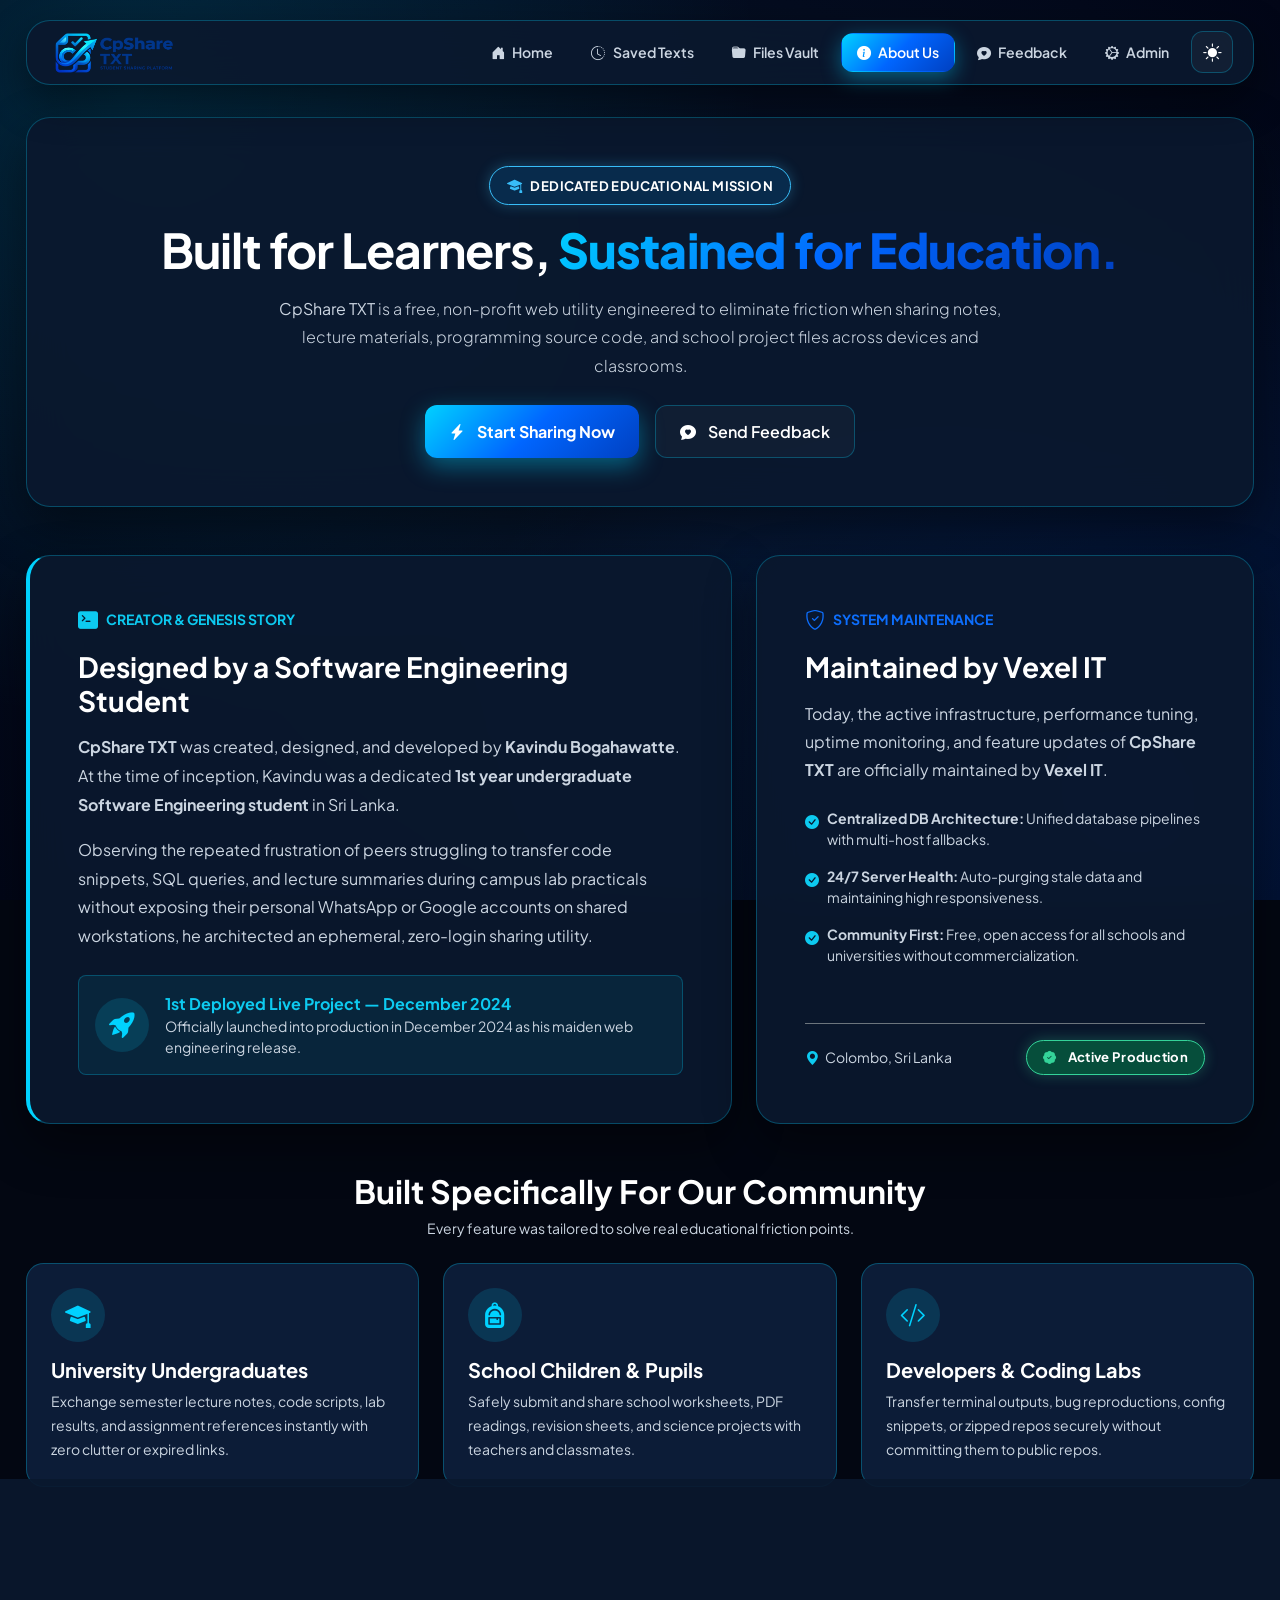
<file: about.html>
<!doctype html>
<html lang="en" class="dark">
<head>
  <meta charset="utf-8" />
  <meta name="viewport" content="width=device-width, initial-scale=1, viewport-fit=cover" />
  <title>About Us — CpShare TXT | Student Sharing Platform</title>

  <!-- Primary Meta Tags & Advanced SEO -->
  <meta name="description" content="CpShare TXT was designed & developed by Kavindu Bogahawatte as a 2nd year Software Engineering undergraduate in December 2024. Now maintained by Vexel IT to empower university students & school children with free, effortless sharing." />
  <meta name="keywords" content="About CpShare TXT, Kavindu Bogahawatte, Vexel IT, student developer story, software engineering undergraduate project, Sri Lanka tech, educational sharing tool" />
  <meta name="author" content="Kavindu Bogahawatte — Vexel IT, Colombo, Sri Lanka" />
  <meta name="robots" content="index, follow" />

  <!-- Canonical Link -->
  <link rel="canonical" href="https://cpsharetxt.com/about.html" />

  <!-- Open Graph -->
  <meta property="og:type" content="article" />
  <meta property="og:url" content="https://cpsharetxt.com/about.html" />
  <meta property="og:site_name" content="CpShare TXT" />
  <meta property="og:title" content="About Us — CpShare TXT | Student Sharing Platform" />
  <meta property="og:description" content="Discover the genesis of CpShare TXT, created by Kavindu Bogahawatte in December 2024 to empower education, now maintained by Vexel IT." />
  <meta property="og:image" content="https://cpsharetxt.com/logo.png" />

  <!-- Twitter / X -->
  <meta name="twitter:card" content="summary_large_image" />
  <meta name="twitter:title" content="About Us — CpShare TXT" />
  <meta name="twitter:description" content="The story of CpShare TXT: Built by Kavindu Bogahawatte for students, maintained by Vexel IT." />
  <meta name="twitter:image" content="https://cpsharetxt.com/logo.png" />

  <!-- Structured Data (JSON-LD) -->
  <script type="application/ld+json">
  {
    "@context": "https://schema.org",
    "@type": "AboutPage",
    "name": "About CpShare TXT",
    "url": "https://cpsharetxt.com/about.html",
    "description": "Genesis and background of CpShare TXT, created by Kavindu Bogahawatte and maintained by Vexel IT.",
    "mainEntity": {
      "@type": "Person",
      "name": "Kavindu Bogahawatte",
      "jobTitle": "Software Engineer & Creator",
      "worksFor": {
        "@type": "Organization",
        "name": "Vexel IT",
        "url": "https://cpsharetxt.com"
      }
    }
  }
  </script>

  <!-- Favicon -->
  <link rel="icon" href="logo.png" type="image/png" />
  <meta name="theme-color" content="#0056d2">

  <!-- Bootstrap 5, Icons, AOS, SweetAlert2 -->
  <link href="https://cdn.jsdelivr.net/npm/bootstrap@5.3.2/dist/css/bootstrap.min.css" rel="stylesheet">
  <link href="https://cdn.jsdelivr.net/npm/bootstrap-icons@1.11.3/font/bootstrap-icons.css" rel="stylesheet">
  <link href="https://unpkg.com/aos@2.3.4/dist/aos.css" rel="stylesheet">

  <!-- Unified Stylesheet -->
  <link rel="stylesheet" href="styles.css">
</head>
<body>

  <div class="app-container">

    <!-- FLOATING SITE HEADER (RESPONSIVE) -->
    <header class="site-header" data-aos="fade-down" data-aos-duration="600">
      <div class="site-navbar">
        <a href="index.html" class="brand-wrapper">
          <img src="logo.png" alt="CpShare TXT Student Sharing Platform" class="brand-img" />
        </a>

        <!-- Mobile Hamburger Toggle -->
        <button class="mobile-nav-toggle" id="mobileNavToggle" aria-label="Toggle navigation menu">
          <i class="bi bi-list"></i>
        </button>

        <!-- Nav Links (Desktop & Mobile Drawer) -->
        <nav class="nav-links-wrap" id="navLinksWrap">
          <a href="index.html" class="nav-pill"><i class="bi bi-house-door-fill"></i> Home</a>
          <a href="display_data.html" class="nav-pill"><i class="bi bi-clock-history"></i> Saved Texts</a>
          <a href="backend.php" class="nav-pill"><i class="bi bi-folder-fill"></i> Files Vault</a>
          <a href="about.html" class="nav-pill active"><i class="bi bi-info-circle-fill"></i> About Us</a>
          <a href="feedback_form.html" class="nav-pill"><i class="bi bi-chat-heart-fill"></i> Feedback</a>
          <a href="admin_panel.php" class="nav-pill"><i class="bi bi-gear-wide-connected"></i> Admin</a>

          <button id="themeToggle" class="theme-btn" aria-label="Toggle dark/light theme" title="Toggle Theme">
            <i id="themeIcon" class="bi bi-sun-fill"></i>
          </button>
        </nav>
      </div>
    </header>

    <!-- MAIN ABOUT CONTENT -->
    <main class="d-flex flex-column gap-5 mb-5">

      <!-- Hero Section -->
      <section class="glass-panel text-center p-4 p-md-5" data-aos="fade-up">
        <div class="mb-3">
          <span class="badge-student"><i class="bi bi-mortarboard-fill"></i> Dedicated Educational Mission</span>
        </div>
        <h1 class="display-5 fw-bold mb-3" style="letter-spacing: -1px;">
          Built for Learners, <span class="gradient-title">Sustained for Education.</span>
        </h1>
        <p class="text-muted lead fs-6 mx-auto mb-4" style="max-width: 760px; line-height: 1.8;">
          <strong>CpShare TXT</strong> is a free, non-profit web utility engineered to eliminate friction when sharing notes, lecture materials, programming source code, and school project files across devices and classrooms.
        </p>
        <div class="d-flex justify-content-center flex-wrap gap-3">
          <a href="index.html" class="btn-brand-primary px-4"><i class="bi bi-lightning-charge-fill me-1"></i> Start Sharing Now</a>
          <a href="feedback_form.html" class="btn-brand-outline px-4"><i class="bi bi-chat-heart-fill me-1"></i> Send Feedback</a>
        </div>
      </section>

      <!-- Founder Journey & Maintenance Architecture -->
      <section class="row g-4 align-items-stretch" data-aos="fade-up">
        
        <!-- Story of Kavindu Bogahawatte -->
        <div class="col-12 col-lg-7">
          <div class="glass-panel h-100 p-4 p-md-5 d-flex flex-column justify-content-between" style="border-left: 4px solid var(--brand-cyan);">
            <div>
              <div class="d-flex align-items-center gap-2 mb-3 text-info fw-bold small text-uppercase">
                <i class="bi bi-terminal-fill fs-5"></i> Creator & Genesis Story
              </div>
              <h2 class="h3 fw-bold mb-3">Designed by a Software Engineering Student</h2>
              <p class="text-muted mb-3" style="line-height: 1.8;">
                <strong>CpShare TXT</strong> was created, designed, and developed by <strong>Kavindu Bogahawatte</strong>. 
                At the time of inception, Kavindu was a dedicated <strong>1st year undergraduate Software Engineering student</strong> in Sri Lanka.
              </p>
              <p class="text-muted mb-4" style="line-height: 1.8;">
                Observing the repeated frustration of peers struggling to transfer code snippets, SQL queries, and lecture summaries during campus lab practicals without exposing their personal WhatsApp or Google accounts on shared workstations, he architected an ephemeral, zero-login sharing utility.
              </p>
            </div>

            <!-- Milestone Card -->
            <div class="p-3 rounded-3" style="background: rgba(0, 210, 255, 0.08); border: 1px solid rgba(0, 210, 255, 0.25);">
              <div class="d-flex align-items-center gap-3">
                <div class="drag-icon-circle m-0 flex-shrink-0"><i class="bi bi-rocket-takeoff-fill"></i></div>
                <div>
                  <div class="fw-bold text-info">1st Deployed Live Project — December 2024</div>
                  <div class="text-muted small">Officially launched into production in December 2024 as his maiden web engineering release.</div>
                </div>
              </div>
            </div>
          </div>
        </div>

        <!-- Official Maintenance by Vexel IT -->
        <div class="col-12 col-lg-5">
          <div class="glass-panel h-100 p-4 p-md-5 d-flex flex-column justify-content-between">
            <div>
              <div class="d-flex align-items-center gap-2 mb-3 text-primary fw-bold small text-uppercase">
                <i class="bi bi-shield-check fs-5"></i> System Maintenance
              </div>
              <h2 class="h3 fw-bold mb-3">Maintained by Vexel IT</h2>
              <p class="text-muted mb-4" style="line-height: 1.75;">
                Today, the active infrastructure, performance tuning, uptime monitoring, and feature updates of <strong>CpShare TXT</strong> are officially maintained by <strong>Vexel IT</strong>.
              </p>
              
              <div class="d-flex flex-column gap-3 mb-4">
                <div class="d-flex align-items-start gap-2 small text-muted">
                  <i class="bi bi-check-circle-fill text-info mt-1"></i>
                  <span><strong>Centralized DB Architecture:</strong> Unified database pipelines with multi-host fallbacks.</span>
                </div>
                <div class="d-flex align-items-start gap-2 small text-muted">
                  <i class="bi bi-check-circle-fill text-info mt-1"></i>
                  <span><strong>24/7 Server Health:</strong> Auto-purging stale data and maintaining high responsiveness.</span>
                </div>
                <div class="d-flex align-items-start gap-2 small text-muted">
                  <i class="bi bi-check-circle-fill text-info mt-1"></i>
                  <span><strong>Community First:</strong> Free, open access for all schools and universities without commercialization.</span>
                </div>
              </div>
            </div>

            <div class="pt-3 border-top border-secondary border-opacity-20 d-flex justify-content-between align-items-center small text-muted">
              <span><i class="bi bi-geo-alt-fill text-info me-1"></i> Colombo, Sri Lanka</span>
              <span class="badge-glow-success"><i class="bi bi-patch-check-fill me-1"></i> Active Production</span>
            </div>
          </div>
        </div>

      </section>

      <!-- Targeted Groups -->
      <section data-aos="fade-up">
        <div class="text-center mb-4">
          <h2 class="fw-bold mb-2">Built Specifically For Our Community</h2>
          <p class="text-muted small">Every feature was tailored to solve real educational friction points.</p>
        </div>

        <div class="row g-4">
          <div class="col-12 col-md-4">
            <div class="glass-card-sm h-100 p-4">
              <div class="drag-icon-circle mb-3"><i class="bi bi-mortarboard-fill"></i></div>
              <h4 class="h5 fw-bold mb-2">University Undergraduates</h4>
              <p class="text-muted small mb-0" style="line-height: 1.7;">
                Exchange semester lecture notes, code scripts, lab results, and assignment references instantly with zero clutter or expired links.
              </p>
            </div>
          </div>

          <div class="col-12 col-md-4">
            <div class="glass-card-sm h-100 p-4">
              <div class="drag-icon-circle mb-3"><i class="bi bi-backpack-fill"></i></div>
              <h4 class="h5 fw-bold mb-2">School Children & Pupils</h4>
              <p class="text-muted small mb-0" style="line-height: 1.7;">
                Safely submit and share school worksheets, PDF readings, revision sheets, and science projects with teachers and classmates.
              </p>
            </div>
          </div>

          <div class="col-12 col-md-4">
            <div class="glass-card-sm h-100 p-4">
              <div class="drag-icon-circle mb-3"><i class="bi bi-code-slash"></i></div>
              <h4 class="h5 fw-bold mb-2">Developers & Coding Labs</h4>
              <p class="text-muted small mb-0" style="line-height: 1.7;">
                Transfer terminal outputs, bug reproductions, config snippets, or zipped repos securely without committing them to public repos.
              </p>
            </div>
          </div>
        </div>
      </section>

      <!-- Technical Specifications Sheet -->
      <section class="glass-panel p-4 p-md-5" data-aos="fade-up">
        <h3 class="fw-bold mb-4"><i class="bi bi-cpu-fill text-info me-2"></i>Platform Fact Sheet</h3>
        
        <div class="row row-cols-1 row-cols-md-2 g-4">
          <div class="col">
            <div class="glass-card-sm p-3">
              <div class="small form-label-custom mb-1">Creator</div>
              <div class="fs-5 fw-bold text-info">Kavindu Bogahawatte</div>
              <div class="small text-muted mt-1">1st Year Software Engineering Student (At time of development)</div>
            </div>
          </div>

          <div class="col">
            <div class="glass-card-sm p-3">
              <div class="small form-label-custom mb-1">1st Deployment Date</div>
              <div class="fs-5 fw-bold text-info">December 2024</div>
              <div class="small text-muted mt-1">First public deployment in production</div>
            </div>
          </div>

          <div class="col">
            <div class="glass-card-sm p-3">
              <div class="small form-label-custom mb-1">Current Maintainer</div>
              <div class="fs-5 fw-bold text-info">Vexel IT</div>
              <div class="small text-muted mt-1">Enterprise infrastructure & continuous support</div>
            </div>
          </div>

          <div class="col">
            <div class="glass-card-sm p-3">
              <div class="small form-label-custom mb-1">Access & Pricing</div>
              <div class="fs-5 fw-bold text-success">100% Free Forever</div>
              <div class="small text-muted mt-1">No subscriptions, no mandatory logins, zero ads</div>
            </div>
          </div>
        </div>
      </section>

    </main>

  </div>

  <!-- ULTRA-PROFESSIONAL FOOTER -->
  <footer class="site-footer">
    <div class="container">
      <div class="row g-4 pb-4">
        <!-- Col 1: Brand & Mission -->
        <div class="col-12 col-lg-5">
          <a href="index.html" class="d-inline-block text-decoration-none">
            <img src="logo.png" alt="CpShare TXT" class="footer-logo-img" />
          </a>
          <p class="text-muted small mb-3 pe-lg-4" style="line-height: 1.7;">
            <strong>CpShare TXT</strong> is a free, fast, and secure student sharing platform engineered for university students, school children, and educators to exchange study notes, research docs, and code snippets effortlessly without registration.
          </p>
          <div class="d-flex flex-wrap align-items-center gap-2">
            <div class="maintainer-pill">
              <span class="status-dot"></span>
              <span>Maintained by <strong>Vexel IT</strong></span>
            </div>
            <span class="badge-glow-success">
              <i class="bi bi-mortarboard-fill me-1"></i> 100% Free For Education
            </span>
          </div>
        </div>

        <!-- Col 2: Navigation -->
        <div class="col-6 col-sm-3 col-lg-2">
          <div class="footer-heading"><i class="bi bi-grid-fill text-info"></i> Navigation</div>
          <ul class="footer-links-list">
            <li><a href="index.html" class="footer-link-item"><i class="bi bi-chevron-right small text-info"></i> Home</a></li>
            <li><a href="display_data.html" class="footer-link-item"><i class="bi bi-chevron-right small text-info"></i> Saved Texts</a></li>
            <li><a href="backend.php" class="footer-link-item"><i class="bi bi-chevron-right small text-info"></i> Files Vault</a></li>
            <li><a href="about.html" class="footer-link-item"><i class="bi bi-chevron-right small text-info"></i> About Us</a></li>
            <li><a href="feedback_form.html" class="footer-link-item"><i class="bi bi-chevron-right small text-info"></i> Feedback</a></li>
          </ul>
        </div>

        <!-- Col 3: Features -->
        <div class="col-6 col-sm-3 col-lg-2">
          <div class="footer-heading"><i class="bi bi-lightning-charge-fill text-info"></i> Capabilities</div>
          <ul class="footer-links-list">
            <li><span class="footer-link-item text-muted"><i class="bi bi-check2 text-info"></i> 5m Auto-Purge</span></li>
            <li><span class="footer-link-item text-muted"><i class="bi bi-check2 text-info"></i> 25MB Payload</span></li>
            <li><span class="footer-link-item text-muted"><i class="bi bi-check2 text-info"></i> 30-Day Protect</span></li>
            <li><span class="footer-link-item text-muted"><i class="bi bi-check2 text-info"></i> Vault Lock</span></li>
            <li><span class="footer-link-item text-muted"><i class="bi bi-check2 text-info"></i> Zero Tracking</span></li>
          </ul>
        </div>

        <!-- Col 4: Creator & Maintainer -->
        <div class="col-12 col-sm-6 col-lg-3">
          <div class="footer-heading"><i class="bi bi-award-fill text-info"></i> Engineering & Origin</div>
          <div class="p-3 rounded-3" style="background: rgba(255, 255, 255, 0.02); border: 1px solid var(--border-glass);">
            <div class="small fw-bold text-info mb-1">Kavindu Bogahawatte</div>
            <div class="small text-muted mb-2">Designed in 1st year Software Engineering undergrad. 1st live deployment in December 2024.</div>
            <div class="border-top border-secondary border-opacity-10 pt-2 d-flex justify-content-between align-items-center">
              <span class="small text-muted"><i class="bi bi-geo-alt-fill text-info me-1"></i> Colombo, Sri Lanka</span>
              <a href="mailto:info.vexelit@gmail.com" class="text-info small text-decoration-none" title="Email Vexel IT"><i class="bi bi-envelope-at-fill"></i></a>
            </div>
          </div>
        </div>
      </div>

      <!-- Bottom Bar -->
      <div class="footer-bottom-bar d-flex flex-wrap justify-content-between align-items-center gap-2">
        <div>
          © <span id="footerYear"></span> <strong>CpShare TXT</strong>. All rights reserved. Built for learners worldwide.
        </div>
        <div>
          Designed & Developed by <strong class="text-info">Kavindu Bogahawatte</strong> • Maintained by <strong class="text-info">Vexel IT</strong>
        </div>
      </div>
    </div>
  </footer>

  <!-- Scripts -->
  <script src="https://unpkg.com/aos@2.3.4/dist/aos.js"></script>
  <script src="https://cdn.jsdelivr.net/npm/bootstrap@5.3.2/dist/js/bootstrap.bundle.min.js"></script>

  <script>
  (function(){
    AOS.init({ duration: 700, once: true });

    /* Theme Management */
    const themeToggle = document.getElementById('themeToggle');
    const themeIcon = document.getElementById('themeIcon');
    const htmlEl = document.documentElement;

    function applyTheme(isLight){
      if (isLight){
        htmlEl.classList.remove('dark');
        htmlEl.classList.add('light');
        document.body.classList.add('light');
        if (themeIcon) themeIcon.className = 'bi bi-moon-stars-fill';
      } else {
        htmlEl.classList.remove('light');
        htmlEl.classList.add('dark');
        document.body.classList.remove('light');
        if (themeIcon) themeIcon.className = 'bi bi-sun-fill';
      }
    }

    const savedTheme = localStorage.getItem('cp_theme');
    applyTheme(savedTheme === 'light');

    if (themeToggle){
      themeToggle.addEventListener('click', () => {
        const isLightNow = document.body.classList.contains('light');
        applyTheme(!isLightNow);
        localStorage.setItem('cp_theme', !isLightNow ? 'light' : 'dark');
      });
    }

    /* Mobile Nav Toggle */
    const mobileToggle = document.getElementById('mobileNavToggle');
    const navLinks = document.getElementById('navLinksWrap');
    if (mobileToggle && navLinks){
      mobileToggle.addEventListener('click', () => {
        navLinks.classList.toggle('show');
        const icon = mobileToggle.querySelector('i');
        if (icon){
          if (navLinks.classList.contains('show')){
            icon.className = 'bi bi-x-lg';
          } else {
            icon.className = 'bi bi-list';
          }
        }
      });
    }

    const yearEl = document.getElementById('footerYear');
    if (yearEl) yearEl.textContent = new Date().getFullYear();
  })();
  </script>
</body>
</html>
</file>
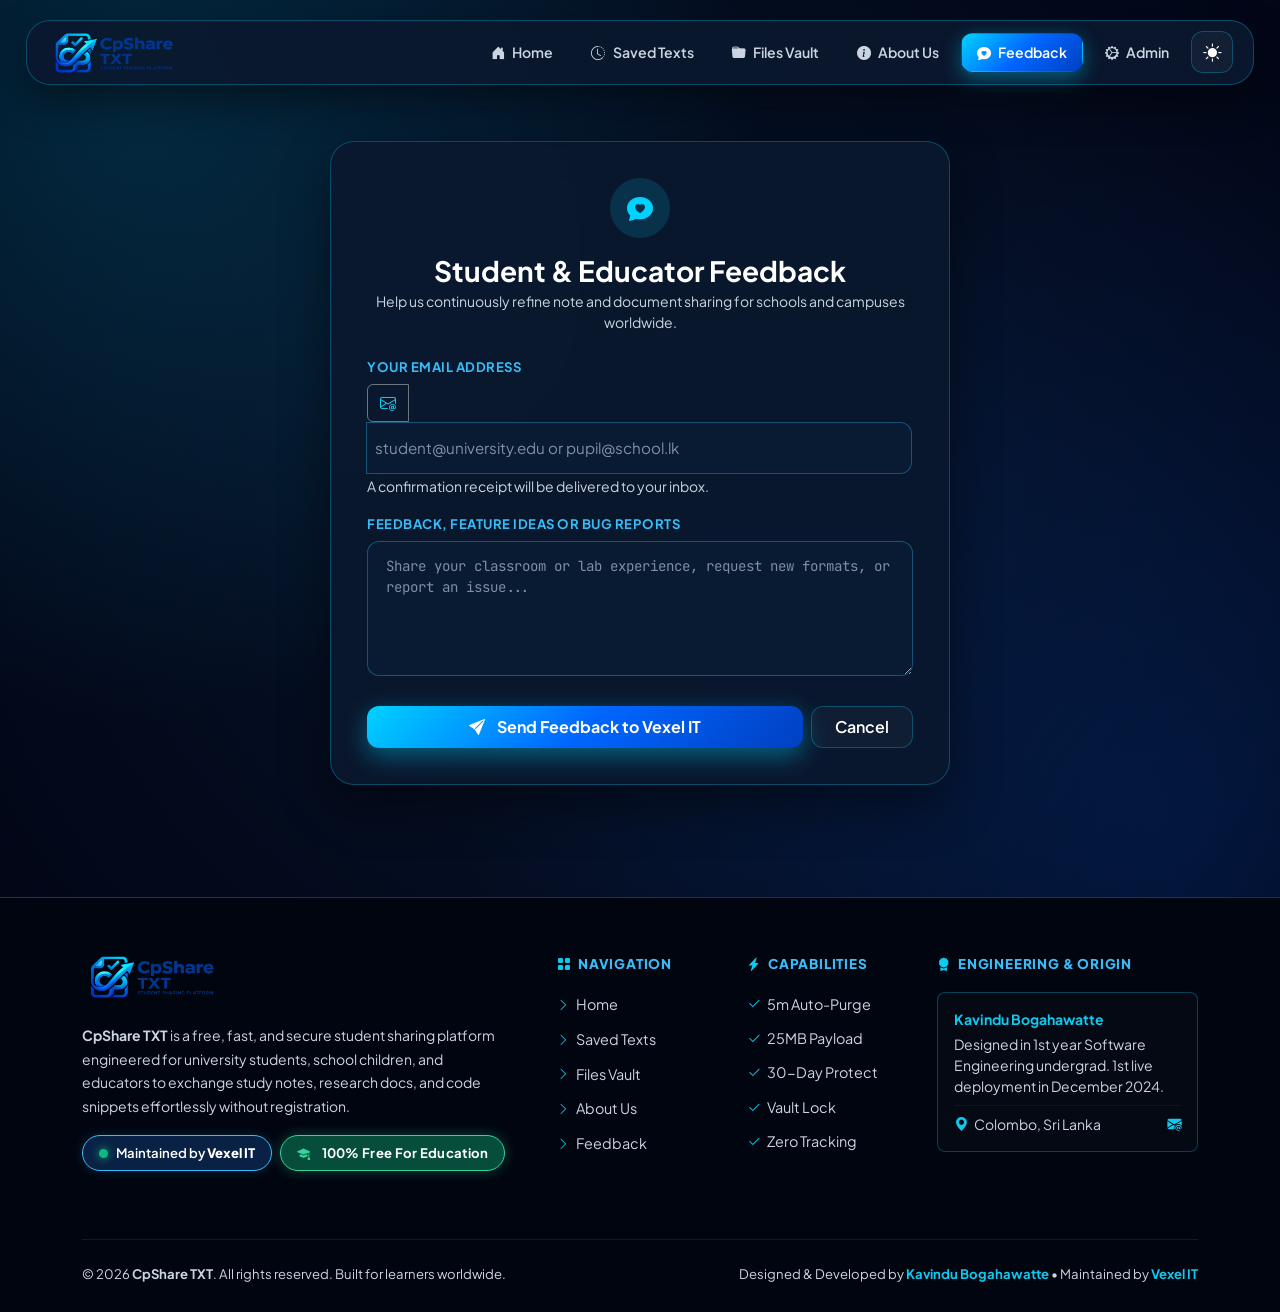
<file: feedback_form.html>
<!doctype html>
<html lang="en" class="dark">
<head>
  <meta charset="utf-8" />
  <meta name="viewport" content="width=device-width, initial-scale=1, viewport-fit=cover" />
  <title>Feedback & Suggestions — CpShare TXT</title>

  <!-- Primary Meta Tags -->
  <meta name="description" content="Send suggestions, classroom feedback, and bug reports to the CpShare TXT development team at Vexel IT." />
  <meta name="author" content="Kavindu Bogahawatte — Vexel IT, Colombo, Sri Lanka" />

  <!-- Favicon -->
  <link rel="icon" href="logo.png" type="image/png" />
  <meta name="theme-color" content="#0056d2">

  <!-- Bootstrap 5, Icons, AOS -->
  <link href="https://cdn.jsdelivr.net/npm/bootstrap@5.3.2/dist/css/bootstrap.min.css" rel="stylesheet">
  <link href="https://cdn.jsdelivr.net/npm/bootstrap-icons@1.11.3/font/bootstrap-icons.css" rel="stylesheet">
  <link href="https://unpkg.com/aos@2.3.4/dist/aos.css" rel="stylesheet">

  <!-- Unified Stylesheet -->
  <link rel="stylesheet" href="styles.css">
</head>
<body>

  <div class="app-container">

    <!-- FLOATING SITE HEADER (RESPONSIVE) -->
    <header class="site-header" data-aos="fade-down" data-aos-duration="600">
      <div class="site-navbar">
        <a href="index.html" class="brand-wrapper">
          <img src="logo.png" alt="CpShare TXT Student Sharing Platform" class="brand-img" />
        </a>

        <!-- Mobile Hamburger Toggle -->
        <button class="mobile-nav-toggle" id="mobileNavToggle" aria-label="Toggle navigation menu">
          <i class="bi bi-list"></i>
        </button>

        <!-- Nav Links (Desktop & Mobile Drawer) -->
        <nav class="nav-links-wrap" id="navLinksWrap">
          <a href="index.html" class="nav-pill"><i class="bi bi-house-door-fill"></i> Home</a>
          <a href="display_data.html" class="nav-pill"><i class="bi bi-clock-history"></i> Saved Texts</a>
          <a href="backend.php" class="nav-pill"><i class="bi bi-folder-fill"></i> Files Vault</a>
          <a href="about.html" class="nav-pill"><i class="bi bi-info-circle-fill"></i> About Us</a>
          <a href="feedback_form.html" class="nav-pill active"><i class="bi bi-chat-heart-fill"></i> Feedback</a>
          <a href="admin_panel.php" class="nav-pill"><i class="bi bi-gear-wide-connected"></i> Admin</a>

          <button id="themeToggle" class="theme-btn" aria-label="Toggle dark/light theme" title="Toggle Theme">
            <i id="themeIcon" class="bi bi-sun-fill"></i>
          </button>
        </nav>
      </div>
    </header>

    <!-- MAIN FEEDBACK STUDIO -->
    <main class="d-flex align-items-center justify-content-center py-4 mb-5" data-aos="fade-up">
      <div class="glass-panel w-100" style="max-width: 620px;">
        
        <div class="text-center mb-4">
          <div class="drag-icon-circle mx-auto mb-3" style="width: 60px; height: 60px; font-size: 1.6rem;">
            <i class="bi bi-chat-heart-fill"></i>
          </div>
          <h2 class="h3 fw-bold mb-1">Student & Educator Feedback</h2>
          <p class="text-muted small mb-0">Help us continuously refine note and document sharing for schools and campuses worldwide.</p>
        </div>

        <form action="send_feedback.php" method="POST">
          
          <div class="mb-3">
            <label for="email" class="form-label-custom">Your Email Address</label>
            <div class="input-group">
              <span class="input-group-text bg-transparent border-secondary text-info"><i class="bi bi-envelope-at"></i></span>
              <input type="email" class="form-control-custom ps-2" id="email" name="email" placeholder="student@university.edu or pupil@school.lk" required />
            </div>
            <small class="text-muted">A confirmation receipt will be delivered to your inbox.</small>
          </div>

          <div class="mb-4">
            <label for="feedback" class="form-label-custom">Feedback, Feature Ideas or Bug Reports</label>
            <textarea class="form-control-custom" id="feedback" name="feedback" rows="5" placeholder="Share your classroom or lab experience, request new formats, or report an issue..." required></textarea>
          </div>

          <div class="d-flex gap-2">
            <button type="submit" class="btn-brand-primary flex-grow-1 py-2">
              <i class="bi bi-send-fill me-1"></i> Send Feedback to Vexel IT
            </button>
            <a href="index.html" class="btn-brand-outline py-2">Cancel</a>
          </div>

        </form>

      </div>
    </main>

  </div>

  <!-- ULTRA-PROFESSIONAL FOOTER -->
  <footer class="site-footer">
    <div class="container">
      <div class="row g-4 pb-4">
        <!-- Col 1: Brand & Mission -->
        <div class="col-12 col-lg-5">
          <a href="index.html" class="d-inline-block text-decoration-none">
            <img src="logo.png" alt="CpShare TXT" class="footer-logo-img" />
          </a>
          <p class="text-muted small mb-3 pe-lg-4" style="line-height: 1.7;">
            <strong>CpShare TXT</strong> is a free, fast, and secure student sharing platform engineered for university students, school children, and educators to exchange study notes, research docs, and code snippets effortlessly without registration.
          </p>
          <div class="d-flex flex-wrap align-items-center gap-2">
            <div class="maintainer-pill">
              <span class="status-dot"></span>
              <span>Maintained by <strong>Vexel IT</strong></span>
            </div>
            <span class="badge-glow-success">
              <i class="bi bi-mortarboard-fill me-1"></i> 100% Free For Education
            </span>
          </div>
        </div>

        <!-- Col 2: Navigation -->
        <div class="col-6 col-sm-3 col-lg-2">
          <div class="footer-heading"><i class="bi bi-grid-fill text-info"></i> Navigation</div>
          <ul class="footer-links-list">
            <li><a href="index.html" class="footer-link-item"><i class="bi bi-chevron-right small text-info"></i> Home</a></li>
            <li><a href="display_data.html" class="footer-link-item"><i class="bi bi-chevron-right small text-info"></i> Saved Texts</a></li>
            <li><a href="backend.php" class="footer-link-item"><i class="bi bi-chevron-right small text-info"></i> Files Vault</a></li>
            <li><a href="about.html" class="footer-link-item"><i class="bi bi-chevron-right small text-info"></i> About Us</a></li>
            <li><a href="feedback_form.html" class="footer-link-item"><i class="bi bi-chevron-right small text-info"></i> Feedback</a></li>
          </ul>
        </div>

        <!-- Col 3: Features -->
        <div class="col-6 col-sm-3 col-lg-2">
          <div class="footer-heading"><i class="bi bi-lightning-charge-fill text-info"></i> Capabilities</div>
          <ul class="footer-links-list">
            <li><span class="footer-link-item text-muted"><i class="bi bi-check2 text-info"></i> 5m Auto-Purge</span></li>
            <li><span class="footer-link-item text-muted"><i class="bi bi-check2 text-info"></i> 25MB Payload</span></li>
            <li><span class="footer-link-item text-muted"><i class="bi bi-check2 text-info"></i> 30-Day Protect</span></li>
            <li><span class="footer-link-item text-muted"><i class="bi bi-check2 text-info"></i> Vault Lock</span></li>
            <li><span class="footer-link-item text-muted"><i class="bi bi-check2 text-info"></i> Zero Tracking</span></li>
          </ul>
        </div>

        <!-- Col 4: Creator & Maintainer -->
        <div class="col-12 col-sm-6 col-lg-3">
          <div class="footer-heading"><i class="bi bi-award-fill text-info"></i> Engineering & Origin</div>
          <div class="p-3 rounded-3" style="background: rgba(255, 255, 255, 0.02); border: 1px solid var(--border-glass);">
            <div class="small fw-bold text-info mb-1">Kavindu Bogahawatte</div>
            <div class="small text-muted mb-2">Designed in 1st year Software Engineering undergrad. 1st live deployment in December 2024.</div>
            <div class="border-top border-secondary border-opacity-10 pt-2 d-flex justify-content-between align-items-center">
              <span class="small text-muted"><i class="bi bi-geo-alt-fill text-info me-1"></i> Colombo, Sri Lanka</span>
              <a href="mailto:info.vexelit@gmail.com" class="text-info small text-decoration-none" title="Email Vexel IT"><i class="bi bi-envelope-at-fill"></i></a>
            </div>
          </div>
        </div>
      </div>

      <!-- Bottom Bar -->
      <div class="footer-bottom-bar d-flex flex-wrap justify-content-between align-items-center gap-2">
        <div>
          © <span id="footerYear"></span> <strong>CpShare TXT</strong>. All rights reserved. Built for learners worldwide.
        </div>
        <div>
          Designed & Developed by <strong class="text-info">Kavindu Bogahawatte</strong> • Maintained by <strong class="text-info">Vexel IT</strong>
        </div>
      </div>
    </div>
  </footer>

  <!-- Scripts -->
  <script src="https://unpkg.com/aos@2.3.4/dist/aos.js"></script>
  <script src="https://cdn.jsdelivr.net/npm/bootstrap@5.3.2/dist/js/bootstrap.bundle.min.js"></script>

  <script>
  (function(){
    AOS.init({ duration: 700, once: true });

    /* Theme Management */
    const themeToggle = document.getElementById('themeToggle');
    const themeIcon = document.getElementById('themeIcon');
    const htmlEl = document.documentElement;

    function applyTheme(isLight){
      if (isLight){
        htmlEl.classList.remove('dark');
        htmlEl.classList.add('light');
        document.body.classList.add('light');
        if (themeIcon) themeIcon.className = 'bi bi-moon-stars-fill';
      } else {
        htmlEl.classList.remove('light');
        htmlEl.classList.add('dark');
        document.body.classList.remove('light');
        if (themeIcon) themeIcon.className = 'bi bi-sun-fill';
      }
    }

    const savedTheme = localStorage.getItem('cp_theme');
    applyTheme(savedTheme === 'light');

    if (themeToggle){
      themeToggle.addEventListener('click', () => {
        const isLightNow = document.body.classList.contains('light');
        applyTheme(!isLightNow);
        localStorage.setItem('cp_theme', !isLightNow ? 'light' : 'dark');
      });
    }

    /* Mobile Nav Toggle */
    const mobileToggle = document.getElementById('mobileNavToggle');
    const navLinks = document.getElementById('navLinksWrap');
    if (mobileToggle && navLinks){
      mobileToggle.addEventListener('click', () => {
        navLinks.classList.toggle('show');
        const icon = mobileToggle.querySelector('i');
        if (icon){
          if (navLinks.classList.contains('show')){
            icon.className = 'bi bi-x-lg';
          } else {
            icon.className = 'bi bi-list';
          }
        }
      });
    }

    const yearEl = document.getElementById('footerYear');
    if (yearEl) yearEl.textContent = new Date().getFullYear();
  })();
  </script>
</body>
</html>
</file>
<file: styles.css>
/* ==========================================================================
   CpShare TXT — Ultra-Modern Creative Design System
   Designed for University Students & School Children
   Created by Kavindu Bogahawatte | Maintained by Vexel IT
   ========================================================================== */

@import url('https://fonts.googleapis.com/css2?family=Plus+Jakarta+Sans:wght@300;400;500;600;700;800;900&family=JetBrains+Mono:wght@400;500;600;700&display=swap');

/* ==========================================================================
   1. Theme Variables & High-Contrast Color System
   ========================================================================== */
:root {
  /* Electric Cyber Palette matching CpShare TXT Logo */
  --brand-cyan: #00d2ff;
  --brand-azure: #0070f3;
  --brand-primary: #0056d2;
  --brand-navy: #002b75;
  --brand-gradient: linear-gradient(135deg, #00d2ff 0%, #0066ff 50%, #0040c1 100%);
  --brand-gradient-hover: linear-gradient(135deg, #38e1ff 0%, #1a75ff 50%, #004de6 100%);
  --brand-glow: rgba(0, 210, 255, 0.4);

  /* DARK THEME: Deep Sapphire / Cyber Navy (High Contrast, Ultra-Readable) */
  --bg-deep: #030712;
  --bg-mesh-1: #07152b;
  --bg-mesh-2: #020617;
  
  --bg-card: rgba(10, 24, 46, 0.92);
  --bg-card-inner: rgba(16, 36, 68, 0.75);
  --border-glass: rgba(0, 210, 255, 0.28);
  --border-glass-hover: rgba(0, 210, 255, 0.65);
  
  /* Crystal-Clear High-Contrast Typography */
  --text-main: #ffffff;
  --text-muted: #cbd5e1;       /* Crisp silver - NEVER dark grey on dark bg */
  --text-dim: #94a3b8;         /* Subordinate text */
  --accent-label: #38bdf8;     /* Electric sky blue for form labels */
  --accent-chip: #00e5ff;

  /* Inputs & Controls */
  --input-bg: #091a33;
  --input-border: rgba(56, 189, 248, 0.35);
  --input-text: #ffffff;
  --input-placeholder: #94a3b8;

  /* Status Colors */
  --status-success: #10b981;
  --status-warning: #f59e0b;
  --status-danger: #ef4444;

  /* Layout Constants */
  --radius-xl: 1.5rem;
  --radius-lg: 1.1rem;
  --radius-md: 0.75rem;
  --radius-sm: 0.5rem;
  --transition: all 0.25s cubic-bezier(0.16, 1, 0.3, 1);
}

/* LIGHT THEME OVERRIDES (Clean, Crisp, Professional) */
body.light {
  --bg-deep: #f8fafc;
  --bg-mesh-1: #e2e8f0;
  --bg-mesh-2: #ffffff;
  
  --bg-card: rgba(255, 255, 255, 0.96);
  --bg-card-inner: #f1f5f9;
  --border-glass: rgba(0, 86, 210, 0.16);
  --border-glass-hover: rgba(0, 86, 210, 0.45);
  
  --text-main: #0a1424;
  --text-muted: #334155;
  --text-dim: #64748b;
  --accent-label: #0056d2;
  --accent-chip: #0056d2;

  --input-bg: #ffffff;
  --input-border: rgba(15, 23, 42, 0.2);
  --input-text: #0f172a;
  --input-placeholder: #64748b;

  --brand-glow: rgba(0, 86, 210, 0.25);
}

/* ==========================================================================
   2. Base Document & Animated Cyber Background
   ========================================================================== */
html, body {
  min-height: 100%;
  scroll-behavior: smooth;
}

body {
  margin: 0;
  font-family: 'Plus Jakarta Sans', system-ui, -apple-system, sans-serif;
  color: var(--text-main);
  background-color: var(--bg-deep);
  background-image: 
    radial-gradient(circle at 10% 10%, rgba(0, 210, 255, 0.16) 0%, transparent 45%),
    radial-gradient(circle at 90% 90%, rgba(0, 102, 255, 0.16) 0%, transparent 50%),
    radial-gradient(circle at 50% 50%, var(--bg-mesh-1) 0%, var(--bg-mesh-2) 100%);
  background-attachment: fixed;
  -webkit-font-smoothing: antialiased;
  display: flex;
  flex-direction: column;
  overflow-x: hidden;
}

body.light {
  background-image: 
    radial-gradient(circle at 10% 10%, rgba(0, 210, 255, 0.1) 0%, transparent 45%),
    radial-gradient(circle at 90% 90%, rgba(0, 102, 255, 0.08) 0%, transparent 50%),
    radial-gradient(circle at 50% 50%, #ffffff 0%, #e2e8f0 100%);
}

/* Custom Scrollbar */
::-webkit-scrollbar {
  width: 9px;
  height: 9px;
}
::-webkit-scrollbar-track {
  background: var(--bg-deep);
}
::-webkit-scrollbar-thumb {
  background: var(--brand-primary);
  border-radius: 10px;
}
::-webkit-scrollbar-thumb:hover {
  background: var(--brand-cyan);
}

/* Override Bootstrap Muted Text to guarantee 100% readability */
.text-muted, .muted {
  color: var(--text-muted) !important;
}
body.light .text-muted, body.light .muted {
  color: var(--text-muted) !important;
}

/* Main Container */
.app-container {
  max-width: 1260px;
  width: 100%;
  margin: 0 auto;
  padding: 1.25rem 1rem 2.5rem 1rem;
  flex: 1;
  display: flex;
  flex-direction: column;
}

/* ==========================================================================
   3. Floating Responsive Navbar with Mobile Hamburger Drawer & Logo Capsule
   ========================================================================== */
.site-header {
  margin-bottom: 2rem;
  position: sticky;
  top: 1rem;
  z-index: 1040;
}

.site-navbar {
  background: var(--bg-card);
  backdrop-filter: blur(24px);
  -webkit-backdrop-filter: blur(24px);
  border: 1px solid var(--border-glass);
  border-radius: var(--radius-xl);
  padding: 0.65rem 1.25rem;
  box-shadow: 0 16px 40px rgba(0, 0, 0, 0.45);
  display: flex;
  align-items: center;
  justify-content: space-between;
  gap: 1rem;
  transition: var(--transition);
}

body.light .site-navbar {
  box-shadow: 0 16px 40px rgba(15, 23, 42, 0.08);
}

.brand-wrapper {
  display: inline-flex;
  align-items: center;
  text-decoration: none;
  transition: var(--transition);
}
.brand-wrapper:hover {
  transform: scale(1.02);
}

.brand-img {
  height: 42px;
  width: auto;
  object-fit: contain;
  display: block;
  border-radius: 6px;
  transition: var(--transition);
}

.brand-wrapper:hover .brand-img {
  filter: brightness(1.08);
}

/* Desktop Nav Links */
.nav-links-wrap {
  display: flex;
  align-items: center;
  gap: 0.35rem;
}

.nav-pill {
  font-size: 0.88rem;
  font-weight: 600;
  color: var(--text-muted);
  text-decoration: none;
  padding: 0.5rem 0.95rem;
  border-radius: var(--radius-md);
  border: 1px solid transparent;
  display: inline-flex;
  align-items: center;
  gap: 0.45rem;
  transition: var(--transition);
}

.nav-pill:hover {
  color: #ffffff;
  background: rgba(0, 210, 255, 0.12);
  border-color: rgba(0, 210, 255, 0.35);
  transform: translateY(-1px);
}

body.light .nav-pill:hover {
  color: var(--brand-primary);
  background: rgba(0, 86, 210, 0.08);
  border-color: rgba(0, 86, 210, 0.25);
}

.nav-pill.active {
  color: #ffffff !important;
  background: var(--brand-gradient);
  border-color: transparent;
  box-shadow: 0 6px 20px var(--brand-glow);
}

/* Theme Toggle Button */
.theme-btn {
  width: 42px;
  height: 42px;
  border-radius: var(--radius-md);
  border: 1px solid var(--border-glass);
  background: rgba(255, 255, 255, 0.04);
  color: #ffffff;
  display: inline-flex;
  align-items: center;
  justify-content: center;
  font-size: 1.15rem;
  cursor: pointer;
  transition: var(--transition);
}

body.light .theme-btn {
  color: #0f172a;
  background: #ffffff;
  border-color: rgba(15, 23, 42, 0.15);
}

.theme-btn:hover {
  border-color: var(--brand-cyan);
  color: var(--brand-cyan);
  background: rgba(0, 210, 255, 0.12);
  transform: rotate(20deg) scale(1.05);
}

/* Mobile Toggle Hamburger */
.mobile-nav-toggle {
  display: none;
  width: 42px;
  height: 42px;
  border-radius: var(--radius-md);
  border: 1px solid var(--border-glass);
  background: rgba(255, 255, 255, 0.04);
  color: #ffffff;
  font-size: 1.3rem;
  cursor: pointer;
  align-items: center;
  justify-content: center;
  transition: var(--transition);
}
body.light .mobile-nav-toggle {
  color: #0f172a;
  background: #ffffff;
}

/* ==========================================================================
   4. Glass Panels, Cards & Badges
   ========================================================================== */
.glass-panel {
  background: var(--bg-card);
  backdrop-filter: blur(20px);
  -webkit-backdrop-filter: blur(20px);
  border: 1px solid var(--border-glass);
  border-radius: var(--radius-xl);
  padding: 2.25rem;
  box-shadow: 0 20px 50px rgba(0, 0, 0, 0.45);
  transition: var(--transition);
  position: relative;
}

body.light .glass-panel {
  box-shadow: 0 20px 50px rgba(15, 23, 42, 0.07);
}

.glass-panel:hover {
  border-color: var(--border-glass-hover);
}

.glass-card-sm {
  background: var(--bg-card-inner);
  border: 1px solid var(--border-glass);
  border-radius: var(--radius-lg);
  padding: 1.35rem;
  transition: var(--transition);
}

.glass-card-sm:hover {
  border-color: var(--brand-cyan);
  transform: translateY(-3px);
  box-shadow: 0 12px 30px rgba(0, 210, 255, 0.15);
}

.gradient-title {
  font-weight: 800;
  letter-spacing: -0.8px;
  background: var(--brand-gradient);
  -webkit-background-clip: text;
  -webkit-text-fill-color: transparent;
}

.badge-student {
  display: inline-flex;
  align-items: center;
  gap: 0.5rem;
  padding: 0.45rem 1.05rem;
  border-radius: 999px;
  font-size: 0.82rem;
  font-weight: 700;
  letter-spacing: 0.4px;
  text-transform: uppercase;
  background: #082b4c;
  border: 1.5px solid #38bdf8;
  color: #ffffff !important;
  box-shadow: 0 0 14px rgba(56, 189, 248, 0.3);
}

.badge-student i {
  color: #38bdf8;
  font-size: 0.95rem;
}

body.light .badge-student {
  background: #e0f2fe;
  border-color: #0284c7;
  color: #0369a1 !important;
}

body.light .badge-student i {
  color: #0284c7;
}

/* ==========================================================================
   5. Glowing High-Contrast Status Badges (100% Readable in Dark Theme)
   ========================================================================== */
.badge-glow-info {
  display: inline-flex;
  align-items: center;
  gap: 0.45rem;
  padding: 0.42rem 1rem;
  border-radius: 999px;
  font-size: 0.82rem;
  font-weight: 700;
  letter-spacing: 0.3px;
  background: #082b4c;
  color: #ffffff !important;
  border: 1.5px solid #38bdf8;
  box-shadow: 0 0 14px rgba(56, 189, 248, 0.3);
}

.badge-glow-info i {
  color: #38bdf8;
}

body.light .badge-glow-info {
  background: #e0f2fe;
  color: #0369a1 !important;
  border-color: #0284c7;
}

body.light .badge-glow-info i {
  color: #0284c7;
}

.badge-glow-success {
  display: inline-flex;
  align-items: center;
  gap: 0.45rem;
  padding: 0.42rem 1rem;
  border-radius: 999px;
  font-size: 0.82rem;
  font-weight: 700;
  letter-spacing: 0.3px;
  background: #064e3b;
  color: #ffffff !important;
  border: 1.5px solid #34d399;
  box-shadow: 0 0 14px rgba(52, 211, 153, 0.3);
}

.badge-glow-success i {
  color: #34d399;
}

body.light .badge-glow-success {
  background: #dcfce7;
  color: #15803d !important;
  border-color: #16a34a;
}

body.light .badge-glow-success i {
  color: #16a34a;
}

.badge-glow-warning {
  display: inline-flex;
  align-items: center;
  gap: 0.45rem;
  padding: 0.42rem 1rem;
  border-radius: 999px;
  font-size: 0.82rem;
  font-weight: 700;
  letter-spacing: 0.3px;
  background: #451a03;
  color: #ffffff !important;
  border: 1.5px solid #fbbf24;
  box-shadow: 0 0 14px rgba(251, 191, 36, 0.3);
}

.badge-glow-warning i {
  color: #fbbf24;
}

body.light .badge-glow-warning {
  background: #fef3c7;
  color: #b45309 !important;
  border-color: #d97706;
}

body.light .badge-glow-warning i {
  color: #d97706;
}

.badge-glow-primary {
  display: inline-flex;
  align-items: center;
  gap: 0.45rem;
  padding: 0.42rem 1rem;
  border-radius: 999px;
  font-size: 0.82rem;
  font-weight: 700;
  letter-spacing: 0.3px;
  background: #1e1b4b;
  color: #ffffff !important;
  border: 1.5px solid #818cf8;
  box-shadow: 0 0 14px rgba(129, 140, 248, 0.3);
}

.badge-glow-primary i {
  color: #818cf8;
}

body.light .badge-glow-primary {
  background: #dbeafe;
  color: #1d4ed8 !important;
  border-color: #2563eb;
}

body.light .badge-glow-primary i {
  color: #2563eb;
}

/* ==========================================================================
   6. Buttons
   ========================================================================== */
.btn-brand-primary {
  background: var(--brand-gradient);
  color: #ffffff !important;
  font-weight: 700;
  border: none;
  border-radius: var(--radius-md);
  padding: 0.85rem 1.65rem;
  box-shadow: 0 8px 25px var(--brand-glow);
  display: inline-flex;
  align-items: center;
  justify-content: center;
  gap: 0.5rem;
  text-decoration: none;
  transition: var(--transition);
  cursor: pointer;
}

.btn-brand-primary:hover {
  background: var(--brand-gradient-hover);
  transform: translateY(-2px);
  box-shadow: 0 14px 34px rgba(0, 210, 255, 0.5);
  color: #ffffff !important;
}

.btn-brand-outline {
  background: rgba(255, 255, 255, 0.03);
  color: var(--text-main);
  border: 1px solid var(--border-glass);
  border-radius: var(--radius-md);
  padding: 0.85rem 1.45rem;
  font-weight: 600;
  display: inline-flex;
  align-items: center;
  justify-content: center;
  gap: 0.5rem;
  text-decoration: none;
  transition: var(--transition);
  cursor: pointer;
}

body.light .btn-brand-outline {
  background: #ffffff;
}

.btn-brand-outline:hover {
  border-color: var(--brand-cyan);
  color: var(--brand-cyan);
  background: rgba(0, 210, 255, 0.1);
  transform: translateY(-2px);
}

/* ==========================================================================
   7. Form Controls & Dropdown (<select>) Visibility Fixes
   ========================================================================== */
.form-label-custom {
  font-size: 0.82rem;
  font-weight: 700;
  text-transform: uppercase;
  letter-spacing: 0.5px;
  color: var(--accent-label);
  margin-bottom: 0.45rem;
  display: block;
}

.form-control-custom,
.form-select-custom,
textarea.form-control-custom {
  width: 100%;
  border-radius: var(--radius-md);
  padding: 0.85rem 1.1rem;
  font-size: 0.95rem;
  background: var(--input-bg) !important;
  color: var(--input-text) !important;
  border: 1px solid var(--input-border) !important;
  transition: var(--transition);
  outline: none;
}

.form-control-custom::placeholder,
textarea.form-control-custom::placeholder {
  color: var(--input-placeholder) !important;
  opacity: 0.85;
}

.form-control-custom:focus,
.form-select-custom:focus,
textarea.form-control-custom:focus {
  border-color: var(--brand-cyan) !important;
  box-shadow: 0 0 0 4px var(--brand-glow) !important;
}

/* EXPLICIT DROPDOWN VISIBILITY FIX (BOTH DARK AND LIGHT THEMES) */
.form-select-custom {
  cursor: pointer;
  appearance: none;
  -webkit-appearance: none;
  -moz-appearance: none;
  background-image: url("data:image/svg+xml,%3csvg xmlns='http://www.w3.org/2000/svg' viewBox='0 0 16 16'%3e%3cpath fill='none' stroke='%2300d2ff' stroke-linecap='round' stroke-linejoin='round' stroke-width='2' d='m2 5 6 6 6-6'/%3e%3c/svg%3e") !important;
  background-repeat: no-repeat !important;
  background-position: right 1rem center !important;
  background-size: 16px 12px !important;
  padding-right: 2.5rem !important;
}

body.light .form-select-custom {
  background-image: url("data:image/svg+xml,%3csvg xmlns='http://www.w3.org/2000/svg' viewBox='0 0 16 16'%3e%3cpath fill='none' stroke='%230056d2' stroke-linecap='round' stroke-linejoin='round' stroke-width='2' d='m2 5 6 6 6-6'/%3e%3c/svg%3e") !important;
}

/* Critical fix: Force dropdown <option> tags to render with solid contrasting background & text */
.form-select-custom option {
  background-color: #07152b !important;
  color: #ffffff !important;
  padding: 12px 14px !important;
  font-size: 0.95rem;
}

body.light .form-select-custom option {
  background-color: #ffffff !important;
  color: #0f172a !important;
}

textarea.form-control-custom {
  font-family: 'JetBrains Mono', monospace;
  font-size: 0.88rem;
  resize: vertical;
}

/* Drag & Drop Upload Zone */
.drag-upload-zone {
  border-radius: var(--radius-lg);
  border: 2px dashed rgba(0, 210, 255, 0.45);
  background: rgba(0, 210, 255, 0.04);
  padding: 2.25rem 1.25rem;
  text-align: center;
  cursor: pointer;
  display: flex;
  flex-direction: column;
  align-items: center;
  justify-content: center;
  gap: 0.5rem;
  transition: var(--transition);
}

.drag-upload-zone:hover,
.drag-upload-zone.dragover {
  border-color: var(--brand-cyan);
  background: rgba(0, 210, 255, 0.1);
  transform: translateY(-2px);
  box-shadow: 0 10px 30px rgba(0, 210, 255, 0.25);
}

.drag-icon-circle {
  width: 54px;
  height: 54px;
  border-radius: 50%;
  background: rgba(0, 210, 255, 0.14);
  color: var(--brand-cyan);
  display: flex;
  align-items: center;
  justify-content: center;
  font-size: 1.6rem;
  margin-bottom: 0.25rem;
}

/* ==========================================================================
   8. Tables & Data Management
   ========================================================================== */
.table-responsive {
  border-radius: var(--radius-lg);
  border: 1px solid var(--border-glass);
  background: var(--bg-card-inner);
}

.app-table {
  width: 100%;
  border-collapse: separate;
  border-spacing: 0;
  margin: 0;
}

.app-table thead tr {
  background: var(--brand-gradient);
  color: #ffffff;
}

.app-table th {
  font-weight: 700;
  font-size: 0.82rem;
  text-transform: uppercase;
  letter-spacing: 0.5px;
  padding: 1rem;
  border: none;
}

.app-table td {
  padding: 1rem;
  vertical-align: middle;
  border-bottom: 1px solid var(--border-glass);
  font-size: 0.92rem;
  color: var(--text-main);
}

.app-table tbody tr {
  transition: var(--transition);
}
.app-table tbody tr:hover {
  background: rgba(0, 210, 255, 0.06);
}

/* ==========================================================================
   9. Ultra-Professional Footer with Capsule Logo
   ========================================================================== */
.site-footer {
  margin-top: auto;
  border-top: 1px solid var(--border-glass);
  background: rgba(2, 6, 17, 0.92);
  backdrop-filter: blur(24px);
  -webkit-backdrop-filter: blur(24px);
  padding: 3.5rem 0 1.75rem 0;
  position: relative;
}

body.light .site-footer {
  background: rgba(255, 255, 255, 0.92);
  border-top-color: rgba(15, 23, 42, 0.1);
}

.footer-logo-img {
  height: 44px;
  width: auto;
  object-fit: contain;
  display: block;
  margin-bottom: 1.25rem;
  border-radius: 6px;
  transition: var(--transition);
}

.footer-logo-img:hover {
  filter: brightness(1.08);
}

.footer-heading {
  font-size: 0.84rem;
  font-weight: 800;
  text-transform: uppercase;
  letter-spacing: 0.8px;
  color: var(--accent-label);
  margin-bottom: 1.1rem;
  display: flex;
  align-items: center;
  gap: 0.45rem;
}

.footer-links-list {
  list-style: none;
  padding: 0;
  margin: 0;
  display: flex;
  flex-direction: column;
  gap: 0.65rem;
}

.footer-link-item {
  color: var(--text-muted);
  text-decoration: none;
  font-size: 0.9rem;
  transition: var(--transition);
  display: inline-flex;
  align-items: center;
  gap: 0.4rem;
}

.footer-link-item:hover {
  color: var(--brand-cyan);
  transform: translateX(4px);
}

.maintainer-pill {
  display: inline-flex;
  align-items: center;
  gap: 0.5rem;
  padding: 0.45rem 1rem;
  background: #092144;
  border: 1px solid #38bdf8;
  border-radius: 999px;
  font-size: 0.82rem;
  font-weight: 600;
  color: #ffffff !important;
  box-shadow: 0 0 12px rgba(56, 189, 248, 0.18);
}

body.light .maintainer-pill {
  background: #e0f2fe;
  border-color: #0284c7;
  color: #0f172a !important;
}

.status-dot {
  width: 9px;
  height: 9px;
  border-radius: 50%;
  background: var(--status-success);
  box-shadow: 0 0 10px var(--status-success);
  animation: pulse-dot 2s infinite;
}

@keyframes pulse-dot {
  0% { transform: scale(0.95); opacity: 0.8; }
  50% { transform: scale(1.25); opacity: 1; }
  100% { transform: scale(0.95); opacity: 0.8; }
}

.footer-bottom-bar {
  margin-top: 2.75rem;
  padding-top: 1.5rem;
  border-top: 1px solid rgba(255, 255, 255, 0.08);
  font-size: 0.82rem;
  color: var(--text-muted);
}

body.light .footer-bottom-bar {
  border-top-color: rgba(15, 23, 42, 0.08);
}

/* ==========================================================================
   10. Mobile Responsive Adaptations (< 992px & < 768px)
   ========================================================================== */
@media (max-width: 991px) {
  .site-navbar {
    padding: 0.75rem 1rem;
    flex-wrap: wrap;
  }
  .brand-logo-capsule {
    padding: 0.25rem 0.75rem;
  }
  .brand-img {
    height: 32px;
  }
  .footer-logo-capsule {
    padding: 0.35rem 0.85rem;
  }
  .footer-logo-img {
    height: 34px;
  }
  .mobile-nav-toggle {
    display: inline-flex;
  }
  .nav-links-wrap {
    display: none;
    width: 100%;
    flex-direction: column;
    align-items: stretch;
    padding-top: 1rem;
    border-top: 1px solid var(--border-glass);
    margin-top: 0.5rem;
    gap: 0.5rem;
  }
  .nav-links-wrap.show {
    display: flex;
  }
  .nav-pill {
    padding: 0.75rem 1rem;
    font-size: 0.95rem;
    width: 100%;
    justify-content: flex-start;
  }
  .nav-pill.active {
    box-shadow: none;
  }
  .theme-btn {
    width: 100%;
    justify-content: center;
    margin-top: 0.25rem;
  }
  .glass-panel {
    padding: 1.5rem 1.15rem;
    border-radius: var(--radius-lg);
  }
}

@media (max-width: 768px) {
  .app-container {
    padding: 0.75rem 0.65rem 1.5rem 0.65rem;
  }
  .app-table thead {
    display: none;
  }
  .app-table, .app-table tbody, .app-table tr, .app-table td {
    display: block;
    width: 100%;
  }
  .app-table tr {
    margin-bottom: 1rem;
    border-radius: var(--radius-md);
    padding: 0.85rem;
    background: var(--bg-card);
    border: 1px solid var(--border-glass);
  }
  .app-table td {
    padding: 0.45rem 0.2rem;
    border: none;
    text-align: left;
    display: flex;
    justify-content: space-between;
    align-items: center;
  }
  .app-table td::before {
    content: attr(data-label);
    font-weight: 700;
    color: var(--accent-label);
    font-size: 0.76rem;
    text-transform: uppercase;
  }
  .app-table td.actions {
    flex-direction: column;
    gap: 0.4rem;
    margin-top: 0.5rem;
    padding-top: 0.5rem;
    border-top: 1px solid var(--border-glass);
  }
  .app-table td.actions::before {
    display: none;
  }
  .app-table td.actions .btn {
    width: 100%;
  }
  .footer-heading {
    margin-top: 1rem;
  }
}

/* ==========================================================================
   10. Loaded Record Text Box & Content Visibility
   ========================================================================== */
.loaded-text-box {
  background: rgba(3, 10, 24, 0.88);
  border: 1px solid rgba(0, 210, 255, 0.28);
  border-radius: var(--radius-md);
  padding: 0.95rem 1.15rem;
  margin: 0.75rem 0;
  max-height: 180px;
  overflow-y: auto;
  box-shadow: inset 0 2px 10px rgba(0, 0, 0, 0.4);
  transition: var(--transition);
}

body.light .loaded-text-box {
  background: #f8fafc;
  border-color: #cbd5e1;
  box-shadow: inset 0 2px 6px rgba(0, 0, 0, 0.05);
}

.loaded-text-box:hover {
  border-color: rgba(0, 210, 255, 0.6);
  box-shadow: inset 0 2px 10px rgba(0, 0, 0, 0.4), 0 0 16px rgba(0, 210, 255, 0.15);
}

.loaded-text-content {
  color: #f8fafc !important;
  font-family: 'JetBrains Mono', 'Fira Code', Consolas, monospace;
  font-size: 0.9rem;
  line-height: 1.65;
  white-space: pre-wrap;
  word-break: break-word;
  margin: 0;
}

body.light .loaded-text-content {
  color: #0f172a !important;
}

.record-meta-pill {
  display: inline-flex;
  align-items: center;
  gap: 0.4rem;
  background: rgba(255, 255, 255, 0.05);
  border: 1px solid var(--border-glass);
  border-radius: 999px;
  padding: 0.25rem 0.75rem;
  font-size: 0.78rem;
  color: #cbd5e1;
  font-weight: 600;
}

body.light .record-meta-pill {
  background: #f1f5f9;
  border-color: #e2e8f0;
  color: #475569;
}


/* Interactive Collapsible Record List Items (List-First UX) */
.record-list-item {
  background: var(--bg-card);
  border: 1px solid var(--border-glass);
  border-radius: var(--radius-md);
  margin-bottom: 0.85rem;
  overflow: hidden;
  transition: var(--transition);
}

.record-list-item:hover {
  border-color: rgba(0, 210, 255, 0.45);
  box-shadow: 0 8px 24px rgba(0, 0, 0, 0.35);
}

.record-list-header {
  padding: 0.95rem 1.25rem;
  cursor: pointer;
  display: flex;
  flex-wrap: wrap;
  align-items: center;
  justify-content: space-between;
  gap: 0.75rem;
  user-select: none;
  background: rgba(255, 255, 255, 0.02);
  transition: var(--transition);
}

.record-list-header:hover {
  background: rgba(0, 210, 255, 0.06);
}

.record-list-item.is-expanded {
  border-color: var(--brand-cyan);
  box-shadow: 0 10px 30px rgba(0, 210, 255, 0.15);
}

.record-list-item.is-expanded .record-list-header {
  background: rgba(0, 210, 255, 0.09);
  border-bottom: 1px solid var(--border-glass);
}

.record-chevron {
  transition: transform 0.25s ease;
  color: var(--brand-cyan);
  font-size: 1.1rem;
}

.record-snippet-preview {
  color: #94a3b8;
  font-family: 'JetBrains Mono', monospace;
  font-size: 0.84rem;
  max-width: 460px;
  overflow: hidden;
  text-overflow: ellipsis;
  white-space: nowrap;
  line-height: 1.4;
  margin-top: 0.2rem;
}

body.light .record-snippet-preview {
  color: #64748b;
}

.record-detail-body {
  padding: 1.25rem 1.5rem;
  display: none;
  animation: listFadeIn 0.22s ease forwards;
}

.record-list-item.is-expanded .record-detail-body {
  display: block;
}

@keyframes listFadeIn {
  from { opacity: 0; transform: translateY(-5px); }
  to { opacity: 1; transform: translateY(0); }
}

/* ==========================================================================
   11. Creative Custom SweetAlert2 Notification Alerts (Theme-Reactive)
   ========================================================================== */
div:where(.swal2-container).swal2-backdrop-show {
  background: rgba(2, 6, 23, 0.78) !important;
  backdrop-filter: blur(12px) !important;
  -webkit-backdrop-filter: blur(12px) !important;
}

body.light div:where(.swal2-container).swal2-backdrop-show {
  background: rgba(15, 23, 42, 0.45) !important;
  backdrop-filter: blur(8px) !important;
  -webkit-backdrop-filter: blur(8px) !important;
}

div:where(.swal2-container) div:where(.swal2-popup) {
  background: rgba(10, 22, 44, 0.96) !important;
  backdrop-filter: blur(28px) !important;
  -webkit-backdrop-filter: blur(28px) !important;
  border: 1.5px solid rgba(0, 210, 255, 0.35) !important;
  border-radius: 20px !important;
  box-shadow: 0 20px 60px rgba(0, 0, 0, 0.6), 0 0 30px rgba(0, 210, 255, 0.2) !important;
  color: #f8fafc !important;
  font-family: 'Inter', -apple-system, BlinkMacSystemFont, 'Segoe UI', Roboto, sans-serif !important;
  padding: 2rem 1.75rem !important;
}

body.light div:where(.swal2-container) div:where(.swal2-popup) {
  background: rgba(255, 255, 255, 0.98) !important;
  border-color: rgba(0, 86, 210, 0.25) !important;
  box-shadow: 0 20px 60px rgba(15, 23, 42, 0.12), 0 0 24px rgba(0, 86, 210, 0.12) !important;
  color: #0f172a !important;
}

div:where(.swal2-container) .swal2-title {
  color: #ffffff !important;
  font-size: 1.35rem !important;
  font-weight: 800 !important;
  letter-spacing: -0.5px !important;
}

body.light div:where(.swal2-container) .swal2-title {
  color: #0f172a !important;
}

div:where(.swal2-container) .swal2-html-container {
  color: #94a3b8 !important;
  font-size: 0.92rem !important;
  line-height: 1.6 !important;
}

body.light div:where(.swal2-container) .swal2-html-container {
  color: #475569 !important;
}

/* SweetAlert2 Input Fields */
div:where(.swal2-container) .swal2-input {
  background: rgba(3, 10, 24, 0.9) !important;
  border: 1.5px solid rgba(0, 210, 255, 0.3) !important;
  border-radius: 12px !important;
  color: #ffffff !important;
  font-size: 0.95rem !important;
  box-shadow: none !important;
  padding: 0.75rem 1rem !important;
  transition: all 0.25s ease !important;
}

body.light div:where(.swal2-container) .swal2-input {
  background: #f8fafc !important;
  border-color: #cbd5e1 !important;
  color: #0f172a !important;
}

div:where(.swal2-container) .swal2-input:focus {
  border-color: #00d2ff !important;
  box-shadow: 0 0 0 4px rgba(0, 210, 255, 0.25) !important;
}

/* Creative Action Buttons in Alerts */
div:where(.swal2-container) .swal2-confirm {
  background: linear-gradient(135deg, #0056d2 0%, #00d2ff 100%) !important;
  color: #ffffff !important;
  border-radius: 12px !important;
  font-weight: 700 !important;
  font-size: 0.92rem !important;
  padding: 0.75rem 1.85rem !important;
  box-shadow: 0 8px 25px rgba(0, 210, 255, 0.35) !important;
  border: none !important;
  transition: all 0.2s ease !important;
}

div:where(.swal2-container) .swal2-confirm:hover {
  background: linear-gradient(135deg, #0043a8 0%, #00b4db 100%) !important;
  transform: translateY(-2px) !important;
  box-shadow: 0 12px 30px rgba(0, 210, 255, 0.5) !important;
}

div:where(.swal2-container) .swal2-cancel {
  background: rgba(255, 255, 255, 0.05) !important;
  border: 1px solid rgba(255, 255, 255, 0.15) !important;
  color: #cbd5e1 !important;
  border-radius: 12px !important;
  font-weight: 600 !important;
  font-size: 0.92rem !important;
  padding: 0.75rem 1.6rem !important;
  transition: all 0.2s ease !important;
}

body.light div:where(.swal2-container) .swal2-cancel {
  background: #f1f5f9 !important;
  border-color: #cbd5e1 !important;
  color: #475569 !important;
}

div:where(.swal2-container) .swal2-cancel:hover {
  background: rgba(255, 255, 255, 0.1) !important;
  color: #ffffff !important;
  transform: translateY(-2px) !important;
}

body.light div:where(.swal2-container) .swal2-cancel:hover {
  background: #e2e8f0 !important;
  color: #0f172a !important;
}

/* Alert Icons Glow and Crispness */
div:where(.swal2-container) .swal2-icon.swal2-success {
  border-color: #34d399 !important;
  color: #34d399 !important;
  box-shadow: 0 0 20px rgba(52, 211, 153, 0.3) !important;
}
div:where(.swal2-container) .swal2-icon.swal2-success [class^='swal2-success-line'] {
  background-color: #34d399 !important;
}
div:where(.swal2-container) .swal2-icon.swal2-success .swal2-success-ring {
  border: 4px solid rgba(52, 211, 153, 0.3) !important;
}

div:where(.swal2-container) .swal2-icon.swal2-info {
  border-color: #38bdf8 !important;
  color: #38bdf8 !important;
  box-shadow: 0 0 20px rgba(56, 189, 248, 0.3) !important;
}

div:where(.swal2-container) .swal2-icon.swal2-warning {
  border-color: #fbbf24 !important;
  color: #fbbf24 !important;
  box-shadow: 0 0 20px rgba(251, 191, 36, 0.3) !important;
}

div:where(.swal2-container) .swal2-icon.swal2-error {
  border-color: #f87171 !important;
  color: #f87171 !important;
  box-shadow: 0 0 20px rgba(248, 113, 113, 0.3) !important;
}

/* Toast Notification Styling */
.swal2-popup.swal2-toast {
  background: rgba(10, 22, 44, 0.95) !important;
  backdrop-filter: blur(20px) !important;
  border: 1px solid rgba(0, 210, 255, 0.4) !important;
  border-radius: 14px !important;
  box-shadow: 0 10px 30px rgba(0, 0, 0, 0.5), 0 0 15px rgba(0, 210, 255, 0.25) !important;
  padding: 0.85rem 1.25rem !important;
}

body.light .swal2-popup.swal2-toast {
  background: rgba(255, 255, 255, 0.98) !important;
  border-color: rgba(0, 86, 210, 0.25) !important;
  box-shadow: 0 10px 30px rgba(15, 23, 42, 0.12) !important;
}
</file>
